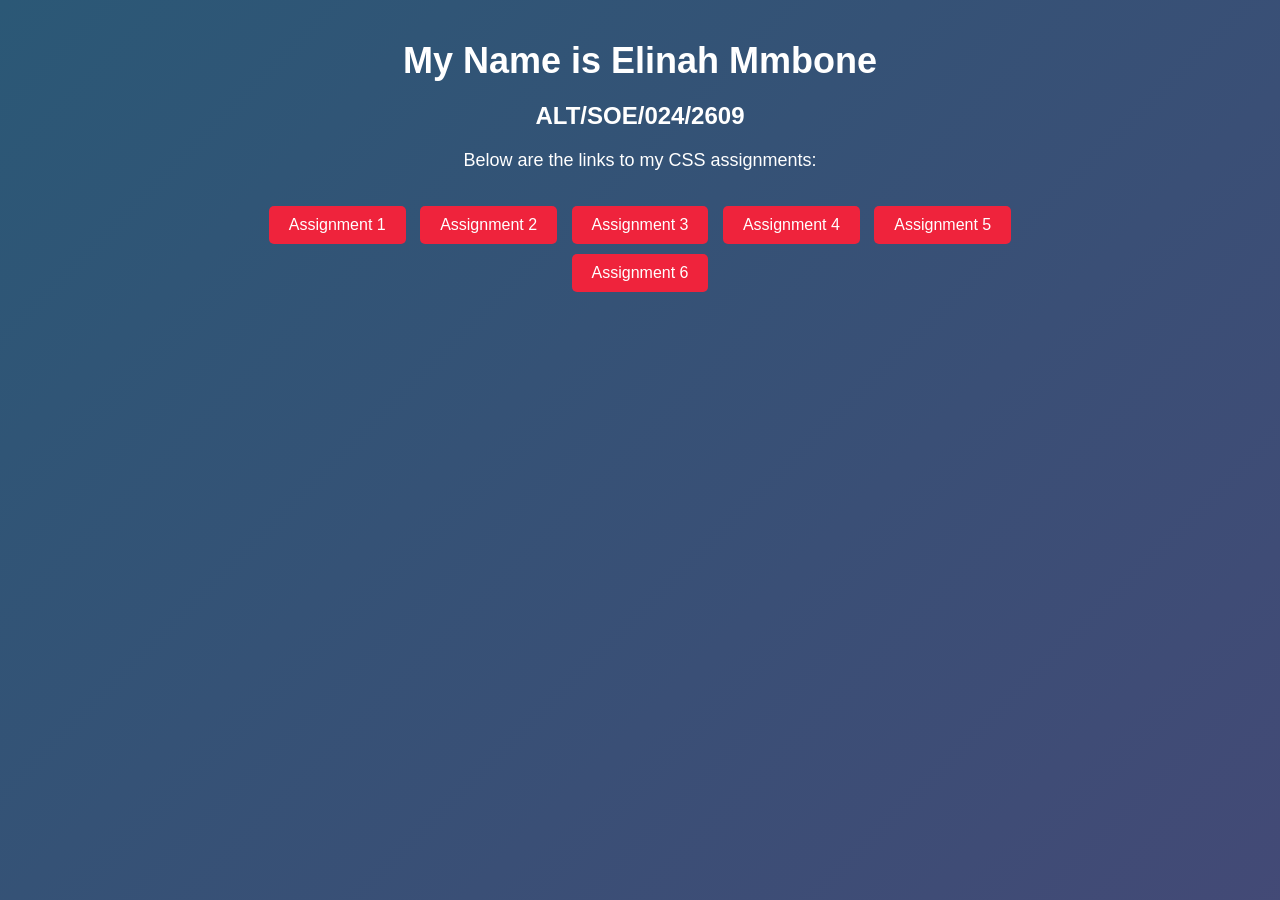
<file: index.html>
<!DOCTYPE html>
<html lang="en">
<head>
  <meta charset="UTF-8" />
  <meta name="viewport" content="width=device-width, initial-scale=1.0"/>
  <title>My Assignments</title>
  <style>
    
    body {
      margin: 0;
      padding: 20px;
      font-family: Arial, sans-serif;
      text-align: center;
      color: #fff;

      background: linear-gradient(
        135deg, 
        #2b5876,  
        #4e4376,  
        #ff6f61   
      );
      background-size: 400% 400%;
      animation: gradientBG 15s ease infinite; 
    }

    @keyframes gradientBG {
      0% {
        background-position: 0% 50%;
      }
      50% {
        background-position: 100% 50%;
      }
      100% {
        background-position: 0% 50%;
      }
    }

    
    
    .container {
      max-width: 800px;
      margin: 0 auto; 
    }

    h1 {
      font-size: 36px;
      margin: 20px 0;
    }

    h2 {
      font-size: 24px;
      margin: 10px 0;
    }

    p {
      font-size: 18px;
      margin: 20px 0;
    }

    
    .assignment-links {
      margin-top: 30px;
    }

    
    .assignment-button {
      display: inline-block;
      background-color: #ef233c;
      color: #fff;
      padding: 10px 20px;
      margin: 5px;
      text-decoration: none;
      border-radius: 5px;
      transition: background-color 0.3s;
    }

    .assignment-button:hover {
      background-color: #d90429;
    }
  </style>
</head>
<body>
  <div class="container">
    <h1>My Name is Elinah Mmbone</h1>
    <h2>ALT/SOE/024/2609</h2>
    <p>Below are the links to my CSS assignments:</p>
    <div class="assignment-links">
      <a href="./Assignment 1 CSS/index.html" class="assignment-button">Assignment 1</a>
      <a href="./Assignment 2 CSS/index.html" class="assignment-button">Assignment 2</a>
      <a href="./Assignment 3 CSS/index.html" class="assignment-button">Assignment 3</a>
      <a href="./Assignment 4 CSS/index.html" class="assignment-button">Assignment 4</a>
      <a href="./Assignment 5 CSS/index.html" class="assignment-button">Assignment 5</a>
      <a href="./Assignment 6  CSS/index.html" class="assignment-button">Assignment 6</a>
    </div>
  </div>
</body>
</html>
</file>
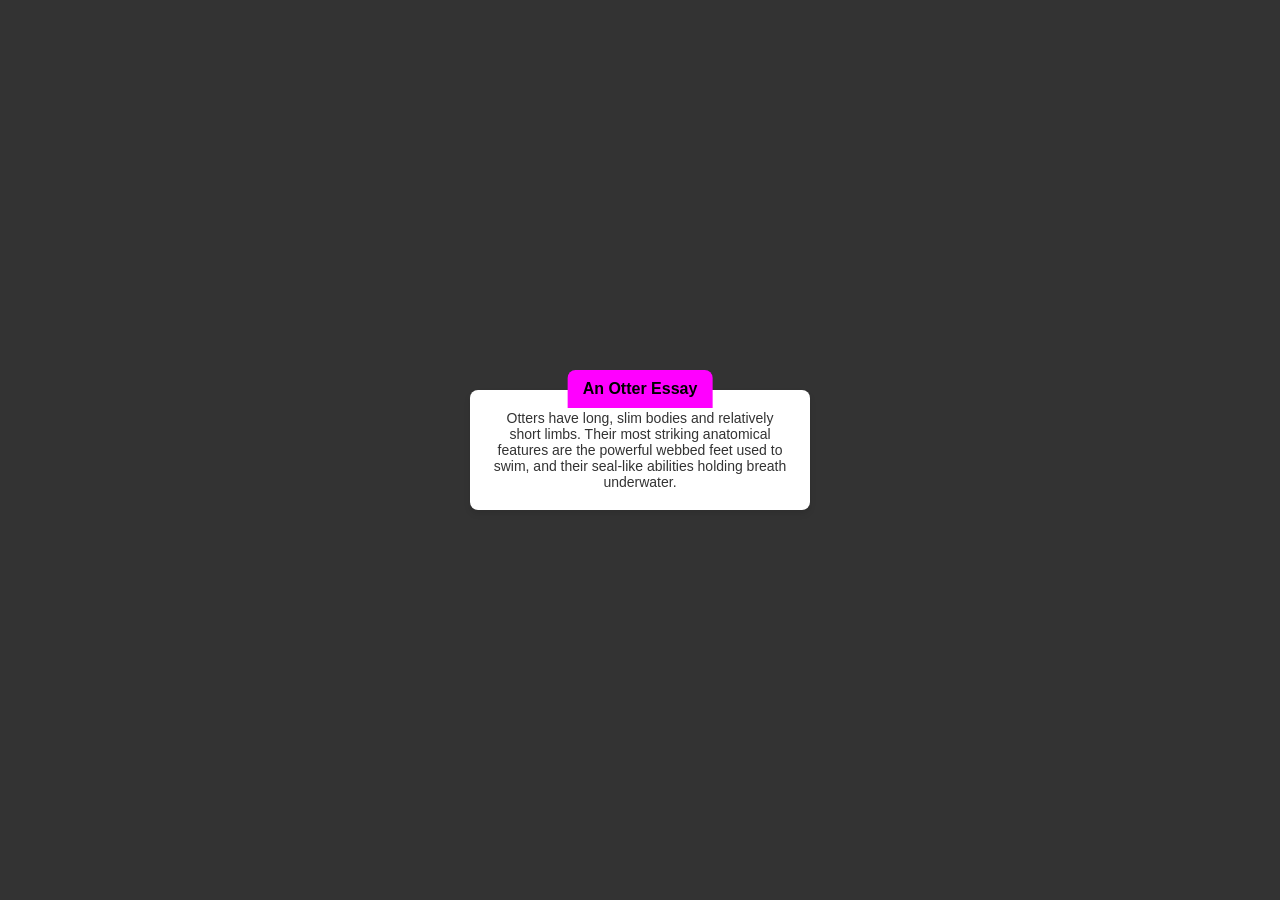
<file: Assignment 1 CSS/index.html>
<!DOCTYPE html>
<html lang="en">
<head>
    <meta charset="UTF-8">
    <meta name="viewport" content="width=device-width, initial-scale=1.0">
    <title>Otter Essay</title>
    <style>
        body {
            margin: 0;
            display: flex;
            justify-content: center;
            align-items: center;
            height: 100vh;
            background-color: #333333;
            font-family: Arial, sans-serif;
        }

        .card {
            background-color: white;
            border-radius: 8px;
            box-shadow: 0 4px 6px rgba(0, 0, 0, 0.1);
            width: 300px;
            padding: 20px;
            position: relative;
        }

        .card-title {
            background-color: #ff00ff; 
            color: black;
            font-weight: bold;
            text-align: center;
            padding: 10px 15px;
            border-radius: 8px 8px 0 0;
            position: absolute;
            top: -20px;
            left: 50%;
            transform: translateX(-50%);
        }

        .card-content {
            text-align: center;
            font-size: 14px;
            color: #333;
        }

    </style>
</head>
<body>
    <div class="card">
        <div class="card-title">An Otter Essay</div>
        <div class="card-content">
            Otters have long, slim bodies and relatively short limbs. Their most striking anatomical features are the powerful webbed feet used to swim, and their seal-like abilities holding breath underwater.
        </div>
    </div>
</body>
</html>
</file>
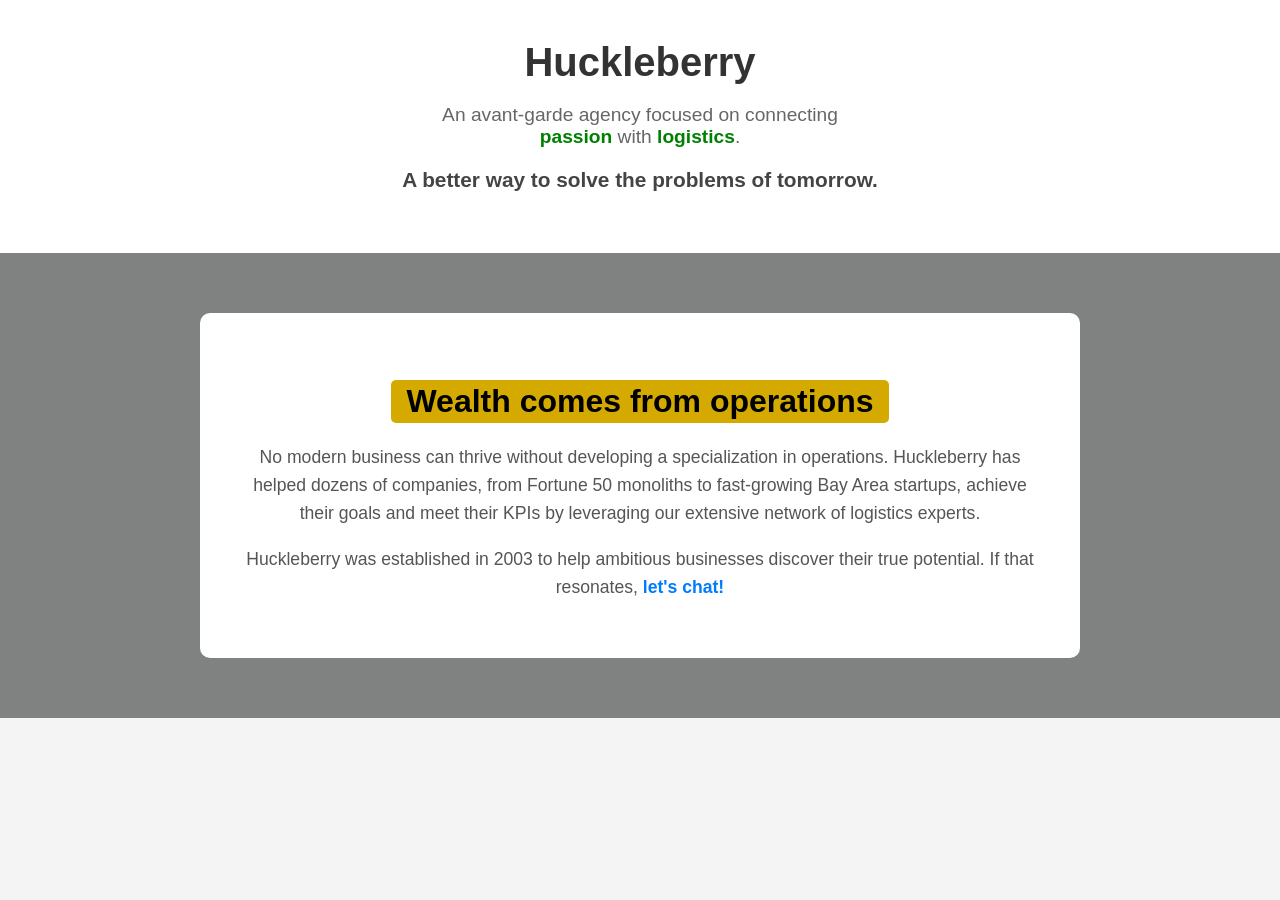
<file: Assignment 2 CSS/index.html>
<!DOCTYPE html>
<html lang="en">
<head>
    <meta charset="UTF-8">
    <meta name="viewport" content="width=device-width, initial-scale=1.0">
    <title>Huckleberry</title>
    <link rel="stylesheet" href="styles.css">
</head>
<body>
    <header>
        <h1>Huckleberry</h1>
        <p>An avant-garde agency focused on connecting <br>
            <span class="green-text">passion</span> with <span class="green-text">logistics</span>.
        </p>
        <section class="introduction">
            <p>A better way to solve the problems of tomorrow.</p>
        </section>
    </header>
    <main>
        <section class="wealth-operations">
            <h2><span class="yellow-text">Wealth comes from operations</span></h2>
            <p>No modern business can thrive without developing a specialization in operations. 
               Huckleberry has helped dozens of companies, from Fortune 50 monoliths to fast-growing Bay Area startups, 
               achieve their goals and meet their KPIs by leveraging our extensive network of logistics experts.</p>
            <p>Huckleberry was established in 2003 to help ambitious businesses discover their true potential. 
               If that resonates, <a href="#contact">let's chat!</a></p>
        </section>
    </main>
    
</body>
</html>
</file>
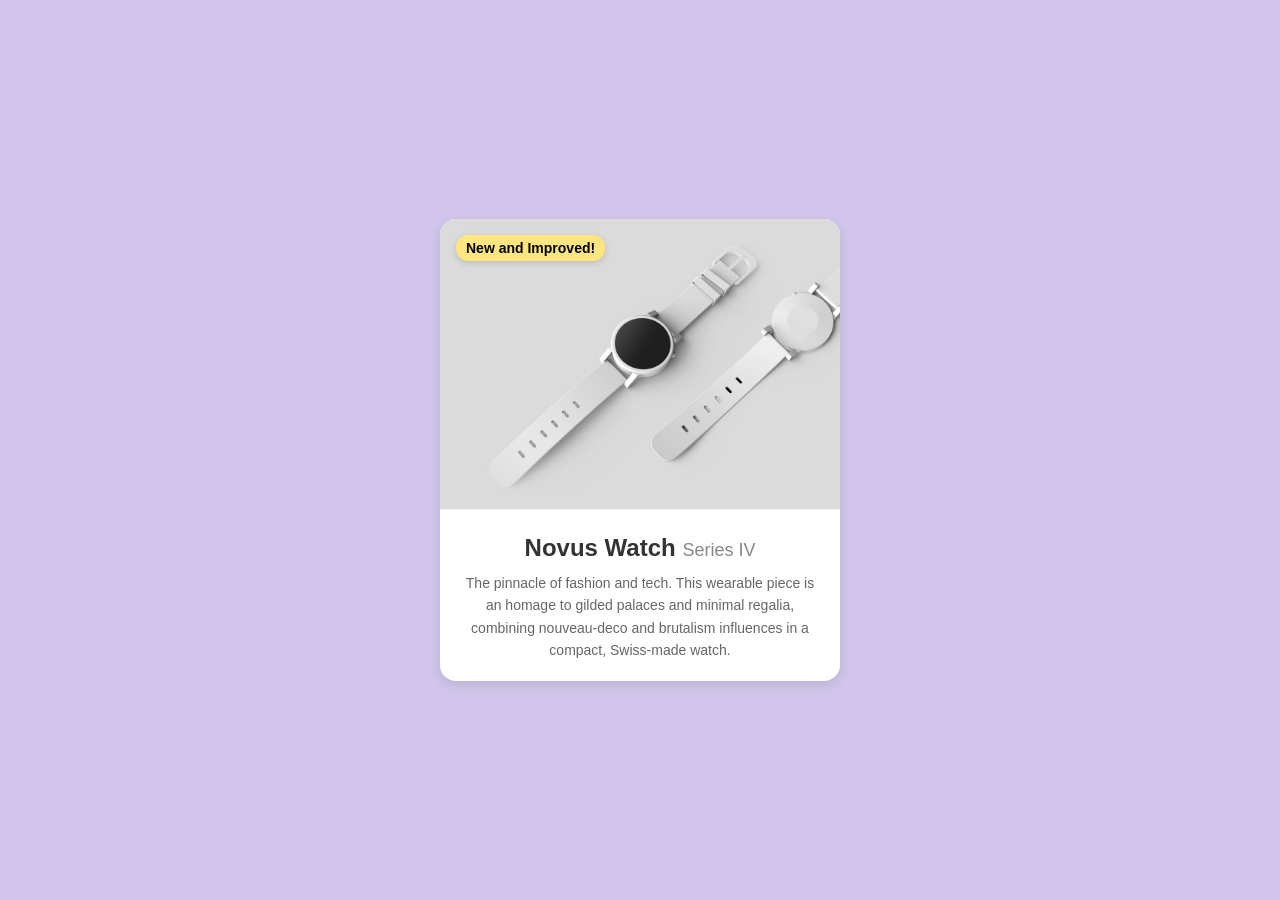
<file: Assignment 3 CSS/index.html>
<!DOCTYPE html>
<html lang="en">
<head>
  <meta charset="UTF-8">
  <meta name="viewport" content="width=device-width, initial-scale=1.0">
  <title>Novus Watch</title>
  <style>
    * {
      margin: 0;
      padding: 0;
      box-sizing: border-box;
    }

    body {
      font-family: Arial, sans-serif;
      background-color: #d1c5eb;
      display: flex;
      justify-content: center;
      align-items: center;
      min-height: 100vh;
    }

    .container {
      display: flex;
      justify-content: center;
      align-items: center;
      width: 100%;
      padding: 20px;
    }

    .card {
      background-color: #ffffff;
      border-radius: 16px;
      box-shadow: 0 4px 12px rgba(0, 0, 0, 0.1);
      max-width: 400px;
      overflow: hidden;
      position: relative;
      text-align: center;
    }

    .badge {
      position: absolute;
      top: 16px;
      left: 16px;
      background-color: #ffe580;
      color: #000;
      font-size: 14px;
      font-weight: bold;
      padding: 5px 10px;
      border-radius: 12px;
      box-shadow: 0 2px 6px rgba(0, 0, 0, 0.15);
    }

    .watch-image {
      width: 100%;
      height: auto;
      border-bottom: 1px solid #eee;
    }

    .content {
      padding: 20px;
    }

    .content h1 {
      font-size: 24px;
      margin-bottom: 10px;
      font-weight: 700;
      color: #333;
    }

    .content h1 .series {
      font-weight: 400;
      font-size: 18px;
      color: #888;
    }

    .content p {
      font-size: 14px;
      line-height: 1.6;
      color: #666;
    }
  </style>
</head>
<body>
  <div class="container">
    <div class="card">
      <div class="badge">New and Improved!</div>
      <img src="watch.jpg" alt="Novus Watch" class="watch-image">
      <div class="content">
        <h1>Novus Watch <span class="series">Series IV</span></h1>
        <p>
          The pinnacle of fashion and tech. This wearable piece is an homage to gilded palaces and minimal regalia, combining nouveau-deco and brutalism influences in a compact, Swiss-made watch.
        </p>
      </div>
    </div>
  </div>
</body>
</html>
</file>
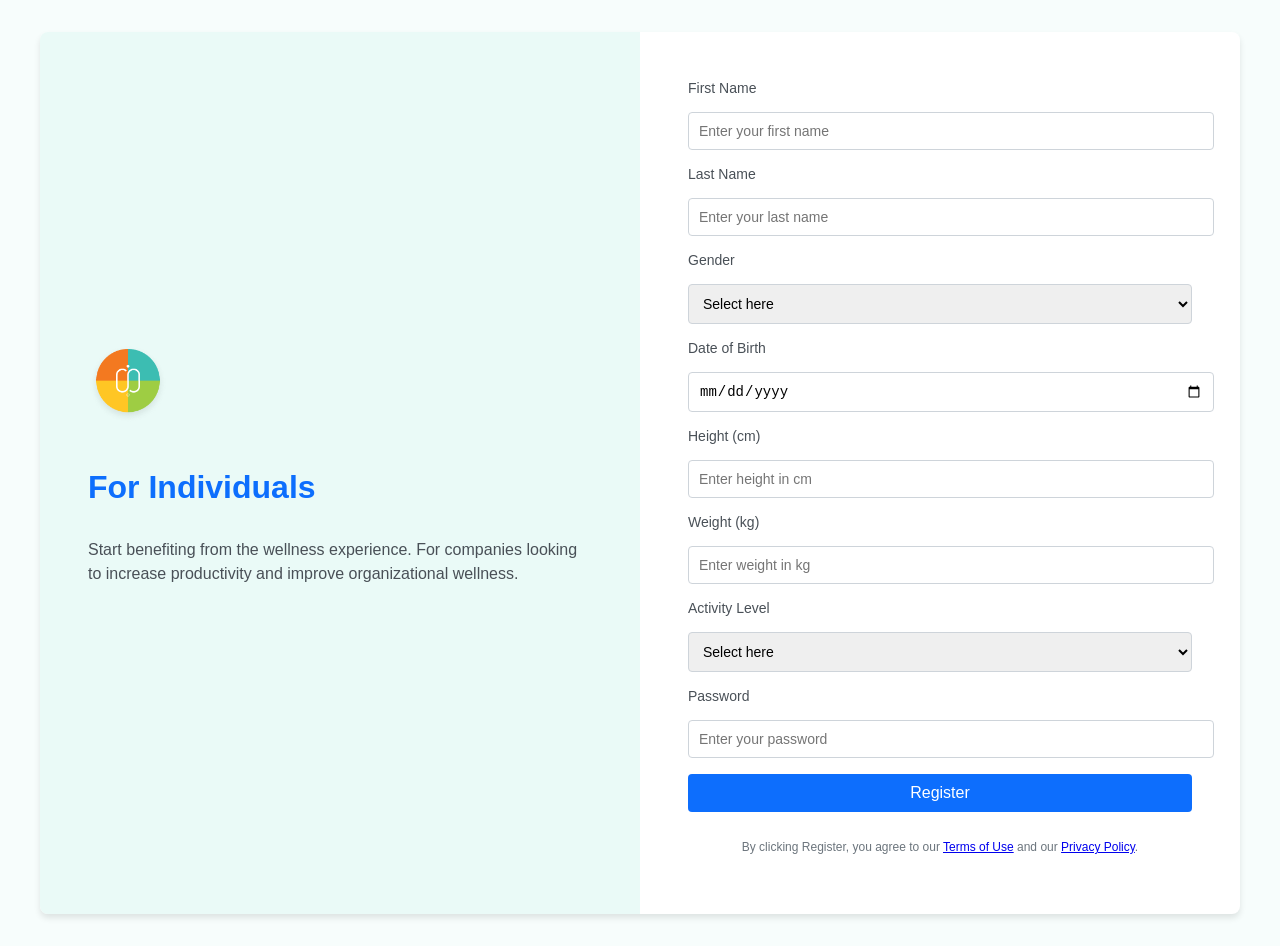
<file: Assignment 4 CSS/index.html>
<!DOCTYPE html>
<html lang="en">
<head>
  <meta charset="UTF-8">
  <meta name="viewport" content="width=device-width, initial-scale=1.0">
  <title>Sign Up Page</title>
  <style>
    
    body {
      margin: 0;
      padding: 0;
      font-family: Arial, sans-serif;
      background-color: rgb(247, 253, 252);
    }

    /*This  Container holds both info section and the form section side by side */
    .container {
      display: flex;
      max-width: 1200px;
      margin: 2rem auto;             
      background-color: #fff;
      border-radius: 8px;
      box-shadow: 0 4px 6px rgba(0, 0, 0, 0.1);
      overflow: hidden;
    }

    /* This is the Left side info */
    .info-section {
      flex: 1;                      
      padding: 3rem;
      background-color: #eafaf7;      
      display: flex;
      flex-direction: column;
      justify-content: center;        
    }

    /* The logo of the company */
    .info-section img {
      max-width: 80px;               
      margin-bottom: 1rem;
    }

    .info-section h2 {
      font-size: 2rem;
      margin-bottom: 1rem;
      color: #0d6efd;
    }

    .info-section p {
      color: #495057;
      line-height: 1.5;
      font-size: 1rem;
    }

    /* This is the Right side form */
    .form-section {
      flex: 1;                       
      padding: 3rem;
      display: flex;
      flex-direction: column;
      justify-content: center;
    }

    form {
      display: flex;
      flex-direction: column;
      gap: 1rem;                     
    }

    label {
      font-size: 14px;
      color: #495057;
    }

    input, select {
      width: 100%;
      padding: 10px;
      border: 1px solid #ced4da;
      border-radius: 4px;
      font-size: 14px;
    }

    button {
      padding: 10px;
      background-color: #0d6efd;
      color: #fff;
      border: none;
      border-radius: 4px;
      font-size: 16px;
      cursor: pointer;
    }

    button:hover {
      background-color: #0056b3;
    }

    .terms {
      font-size: 12px;
      color: #6c757d;
      text-align: center;
    }

    /*Adding Responsive adjustments to fit in other devices */
    @media (max-width: 768px) {
      .container {
        flex-direction: column;  
      }
      .info-section, .form-section {
        flex: none;
        width: 100%;
      }
    }
  </style>
</head>
<body>

  <div class="container">
    <!-- This is my Left Info Section with the company logo -->
    <div class="info-section">
      <img src="logo.png" alt="The Company Logo"> 
      <h2>For Individuals</h2>
      <p>
        Start benefiting from the wellness experience. 
        For companies looking to increase productivity and 
        improve organizational wellness.
      </p>
    </div>

    <!-- This is my Right Form Section that is to be filled -->
    <div class="form-section">
      <form>
        <label for="first-name">First Name</label>
        <input type="text" id="first-name" name="first-name" placeholder="Enter your first name">

        <label for="last-name">Last Name</label>
        <input type="text" id="last-name" name="last-name" placeholder="Enter your last name">

        <label for="gender">Gender</label>
        <select id="gender" name="gender">
          <option value="">Select here</option>
          <option value="male">Male</option>
          <option value="female">Female</option>
          <option value="other">Other</option>
        </select>

        <label for="dob">Date of Birth</label>
        <input type="date" id="dob" name="dob" placeholder="dd/yyyy">

        <label for="height">Height (cm)</label>
        <input type="number" id="height" name="height" placeholder="Enter height in cm">

        <label for="weight">Weight (kg)</label>
        <input type="number" id="weight" name="weight" placeholder="Enter weight in kg">

        <label for="activity-level">Activity Level</label>
        <select id="activity-level" name="activity-level">
          <option value="">Select here</option>
          <option value="low">Low</option>
          <option value="moderate">Moderate</option>
          <option value="high">High</option>
        </select>

        <label for="password">Password</label>
        <input type="password" id="password" name="password" placeholder="Enter your password">

        <button type="submit">Register</button>

        <p class="terms">
          By clicking Register, you agree to our
          <a href="#">Terms of Use</a> and our
          <a href="#">Privacy Policy</a>.
        </p>
      </form>
    </div>
  </div>

</body>
</html>
</file>
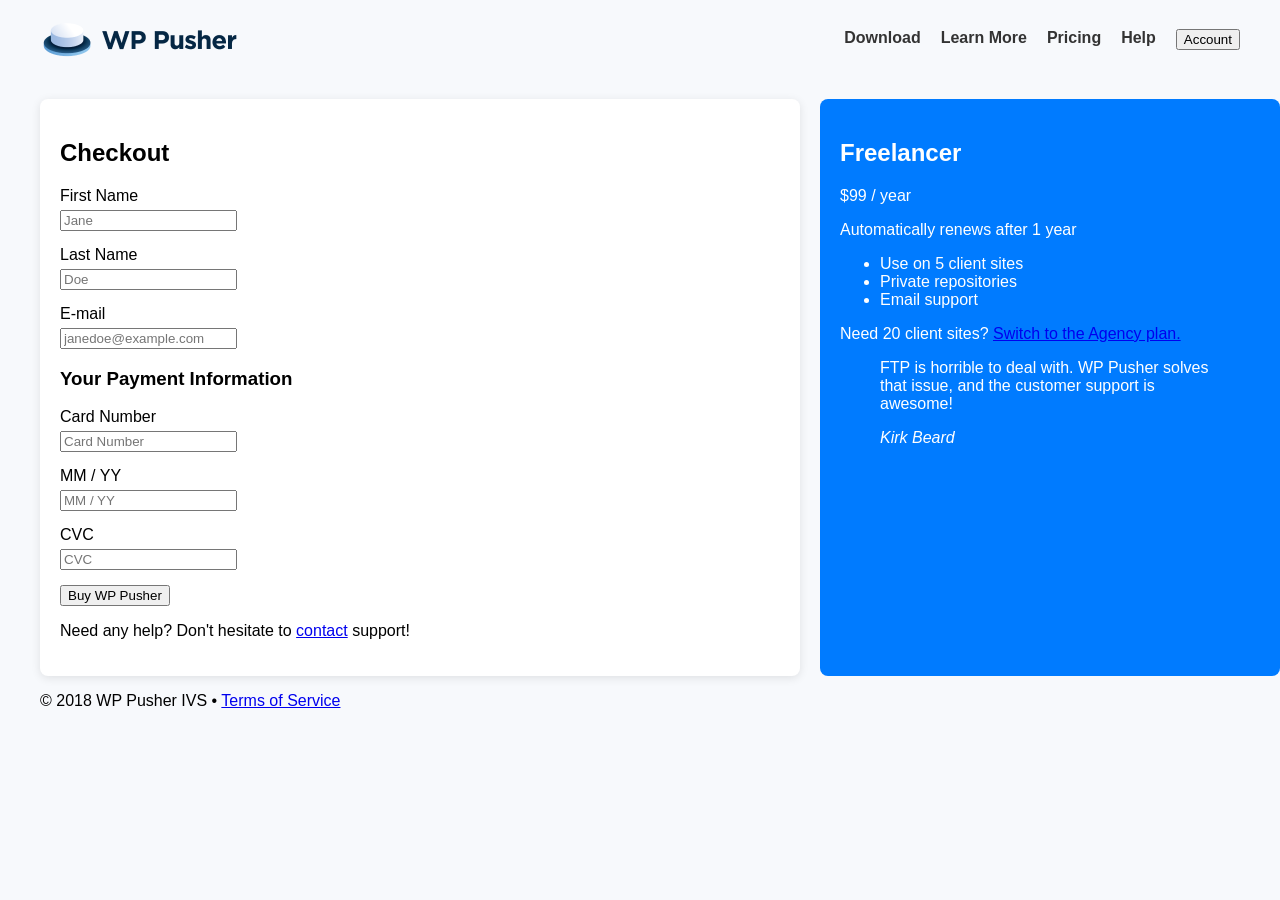
<file: Assignment 5 CSS/index.html>
<!DOCTYPE html>
<html lang="en">
<head>
    <meta charset="UTF-8">
    <meta name="viewport" content="width=device-width, initial-scale=1.0">
    <link rel="stylesheet" href="styles.css">
    <title>WP Pusher</title>
</head>
<body>
    <div class="container">
        <header class="site-header">
            <img src="wplogo.png" alt="WP Pusher Logo" class="logo">
            <nav class="header-nav">
                <ul>
                  <li><a href="#">Download</a></li>
                  <li><a href="#">Learn More</a></li>
                  <li><a href="#">Pricing</a></li>
                  <li><a href="#">Help</a></li>
                  <li>
                    <button class="account-button">Account</button>
                  </li>
                </ul>
              </nav>
        </header>
        <main>
            <div class="checkout">
                <div class="form-section">
                    <h2>Checkout</h2>
                    <form>
                        <div class="form-group">
                            <label for="first-name">First Name</label>
                            <input type="text" id="first-name" placeholder="Jane" required>
                        </div>
                        <div class="form-group">
                            <label for="last-name">Last Name</label>
                            <input type="text" id="last-name" placeholder="Doe" required>
                        </div>
                        <div class="form-group">
                            <label for="email">E-mail</label>
                            <input type="email" id="email" placeholder="janedoe@example.com" required>
                        </div>
                        <h3>Your Payment Information</h3>
                        <div class="form-group">
                            <label for="card-number">Card Number</label>
                            <input type="text" id="card-number" placeholder="Card Number" required>
                        </div>
                        <div class="form-group">
                            <label for="expiry">MM / YY</label>
                            <input type="text" id="expiry" placeholder="MM / YY" required>
                        </div>
                        <div class="form-group">
                            <label for="cvc">CVC</label>
                            <input type="text" id="cvc" placeholder="CVC" required>
                        </div>
                        <button type="submit" class="buy-button">Buy WP Pusher</button>
                    </form>
                    <p class="support-text">Need any help? Don't hesitate to <a href="#">contact</a> support!</p>
                </div>
                <aside class="pricing-section">
                    <h2>Freelancer</h2>
                    <p class="price">$99 / year</p>
                    <p class="renewal">Automatically renews after 1 year</p>
                    <ul>
                        <li>Use on 5 client sites</li>
                        <li>Private repositories</li>
                        <li>Email support</li>
                    </ul>
                    <p>Need 20 client sites? <a href="#">Switch to the Agency plan.</a></p>
                    <blockquote>
                        <p>FTP is horrible to deal with. WP Pusher solves that issue, and the customer support is awesome!</p>
                        <cite>Kirk Beard</cite>
                    </blockquote>
                </aside>
            </div>
        </main>
        <footer>
            <p>© 2018 WP Pusher IVS • <a href="#">Terms of Service</a></p>
        </footer>
    </div>
</body>
</html>
</file>
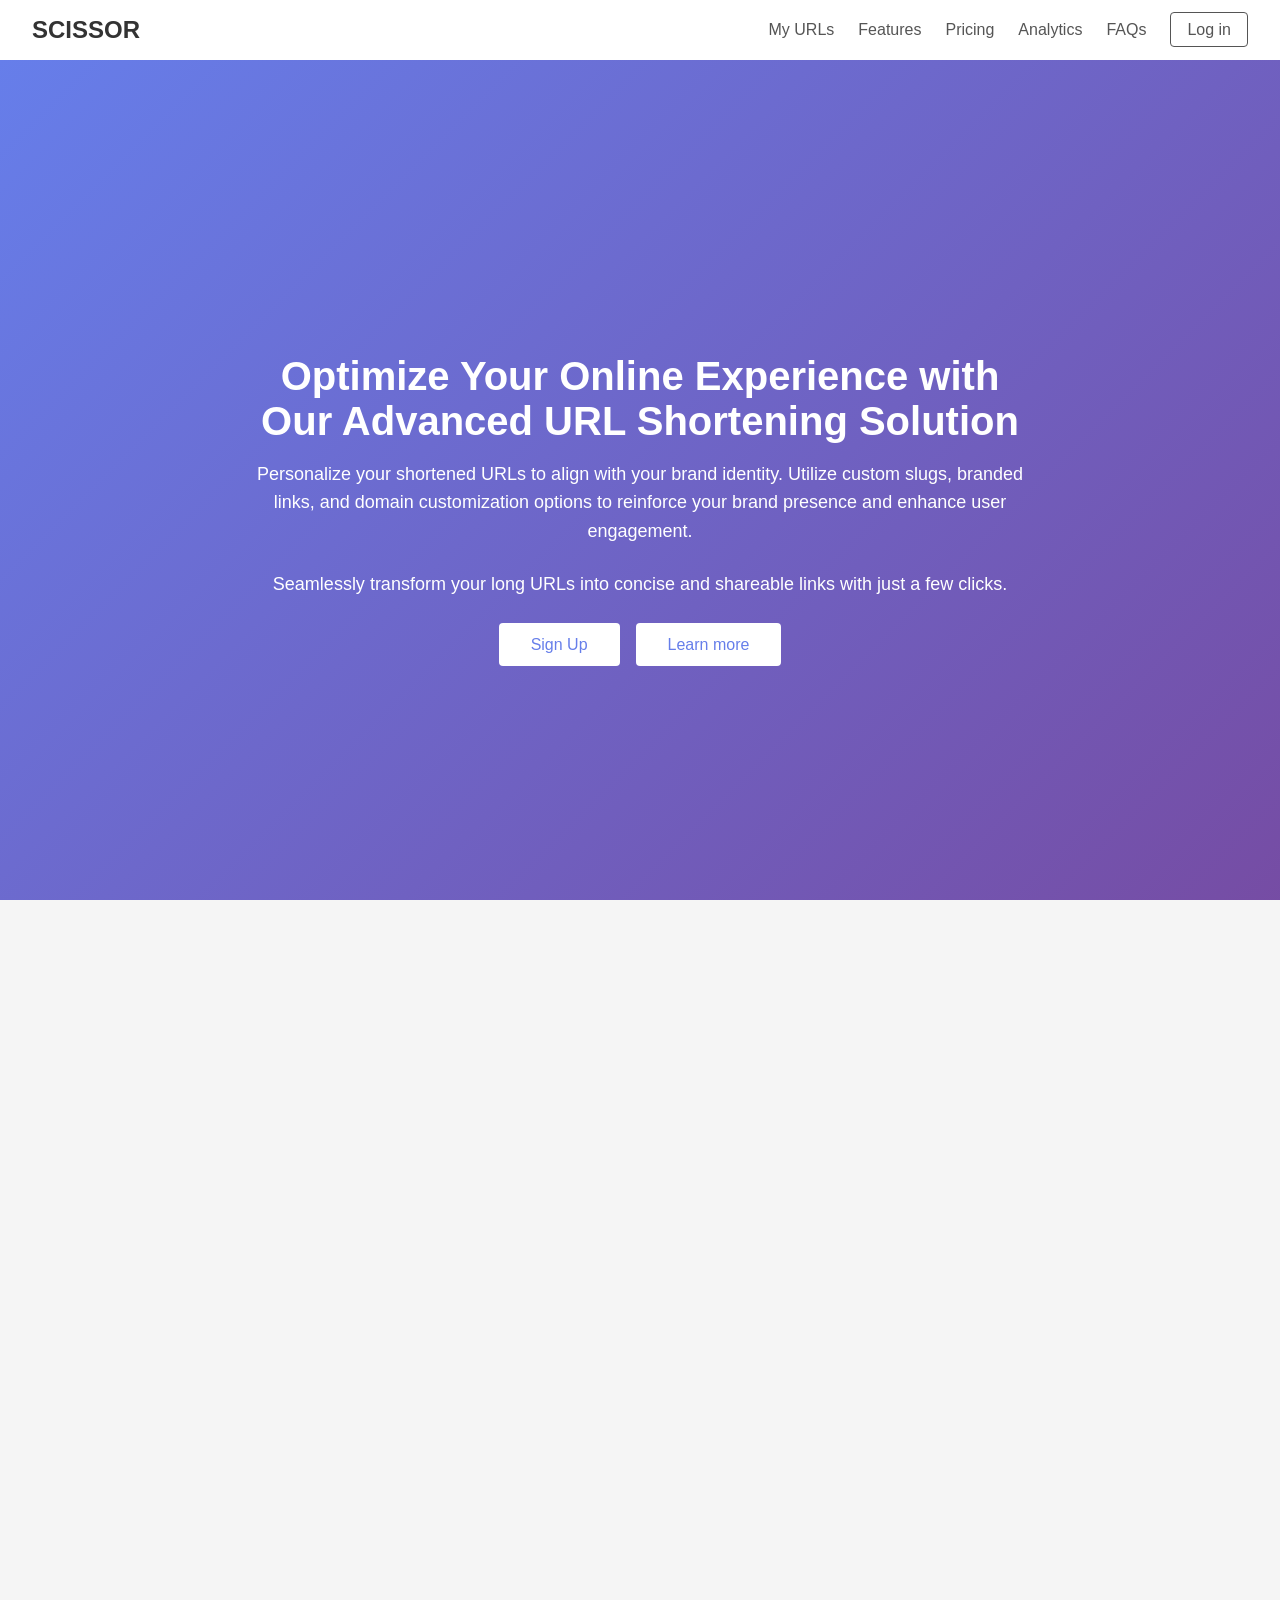
<file: Assignment 6  CSS/index.html>
<!DOCTYPE html>
<html lang="en">
<head>
  <meta charset="UTF-8" />
  <meta name="viewport" content="width=device-width, initial-scale=1.0" />
  <title>SCISSOR - Advanced URL Shortening</title>
  <link rel="stylesheet" href="styles.css" />
  
</head>
<body>
    <nav class="navbar">
        <div class="logo">SCISSOR</div>
        <ul class="nav-links">
            <li><a href="#">My URLs</a></li>
            <li><a href="#">Features</a></li>
            <li><a href="#">Pricing</a></li>
            <li><a href="#">Analytics</a></li>
            <li><a href="#">FAQs</a></li>
            <li><a href="#" class="login">Log in</a></li>
        </ul>
    </nav>
    
    <section class="hero">
        <div class="hero-content">
            <h1>Optimize Your Online Experience with Our Advanced URL Shortening Solution</h1>
            <p>
                Personalize your shortened URLs to align with your brand identity. Utilize custom slugs, branded links, and domain customization options to reinforce your brand presence and enhance user engagement.
            </p>
            <p>
                Seamlessly transform your long URLs into concise and shareable links with just a few clicks.
            </p>
            <div class="hero-buttons">
                <a href="#" class="btn sign-up">Sign Up</a>
                <a href="#" class="btn learn-more">Learn more</a>
            </div>
        </div>
    </section>
    <section class="transform-links">
        <div class="container">
            <h2>Seamlessly transform your long URLs into concise and shareable links with just a few clicks.</h2>
            <p>Save time and improve your online presence by turning lengthy URLs into short, customizable links. Perfect for sharing across social media, email, and more!</p>
            <button class="cta-btn">Get Started</button>
        </div>
    </section>
    <section class="stats">
        <div class="container">
            <h2>One Stop. Four Possibilities.</h2>
            <div class="stats-container">
                <div class="stat-item">
                    <h3>3M</h3>
                    <p>Active users</p>
                </div>
                <div class="stat-item">
                    <h3>60M</h3>
                    <p>Links & QR codes created</p>
                </div>
                <div class="stat-item">
                    <h3>1B</h3>
                    <p>Clicked & Scanned connections</p>
                </div>
                <div class="stat-item">
                    <h3>300k</h3>
                    <p>App Integrations</p>
                </div>
            </div>
        </div>
    </section>
    <section class="why-choose">
        <div class="container">
            <h2>Why Choose Scissors</h2>
            <p>Scissors is the hub of everything that has to do with your link management. We shorten your URLs, allow you to create custom ones for your personal, business, and event usage. Our swift QR code creation, management, and usage tracking with advanced analytics for all of these is second to none.</p>
            
            <div class="features">
                <div class="feature-item">
                    <h3>URL Shortening</h3>
                    <p>Scissor allows you to shorten URLs for your business and events. Shorten your URL at scale with easy redirects.</p>
                </div>
                <div class="feature-item">
                    <h3>Custom URLs</h3>
                    <p>With Scissor, you can create custom URLs, with the length and format you want! A solution for socials and businesses alike.</p>
                </div>
                <div class="feature-item">
                    <h3>QR Codes</h3>
                    <p>Generate QR codes for your business and events. Bring your audience and customers to your doorstep with this easy scan-and-go solution.</p>
                </div>
                <div class="feature-item">
                    <h3>Data Analytics</h3>
                    <p>Receive data on the usage of either your shortened URLs, custom URLs, or generated QR codes. Embedded analytics to track progress effectively.</p>
                </div>
            </div>
        </div>
    </section>
    
    <section class="pricing">
        <div class="container">
            <h2>A price perfect for your needs.</h2>
            <p class="pricing-description">
                From catering for your personal, business, event, socials needs, you can be rest assured we have you in mind in our pricing.
            </p>
            <div class="pricing-cards">
                <div class="pricing-card">
                    <h3>Personal</h3>
                    <p class="price">$9.99/mo</p>
                    <ul>
                        <li>Basic URL shortening</li>
                        <li>Custom URLs</li>
                        <li>QR Code generation</li>
                    </ul>
                    <a href="#" class="btn">Select</a>
                </div>
                <div class="pricing-card">
                    <h3>Business</h3>
                    <p class="price">$29.99/mo</p>
                    <ul>
                        <li>Advanced analytics</li>
                        <li>Branded links</li>
                        <li>Priority support</li>
                    </ul>
                    <a href="#" class="btn">Select</a>
                </div>
                <div class="pricing-card">
                    <h3>Enterprise</h3>
                    <p class="price">Contact Us</p>
                    <ul>
                        <li>All Business features</li>
                        <li>Custom solutions</li>
                        <li>Dedicated account manager</li>
                    </ul>
                    <a href="#" class="btn">Contact</a>
                </div>
            </div>
        </div>
    </section>
    
    <section class="pricing">
        <div class="container">
            <h2>Pricing Plans</h2>
            <div class="pricing-cards">
                <div class="pricing-card">
                    <h3>Basic</h3>
                    <p class="price">$15/month</p>
                    <ul>
                        <li>Unlimited URL Shortening</li>
                        <li>Enhanced Link Analytics</li>
                        <li>Customizable Short Links</li>
                        <li>Standard Support</li>
                        <li>Ad-supported</li>
                    </ul>
                    <a href="#" class="btn">Select</a>
                </div>
                <div class="pricing-card">
                    <h3>Professional</h3>
                    <p class="price">$25/month</p>
                    <ul>
                        <li>Unlimited URL Shortening</li>
                        <li>Enhanced Link Analytics</li>
                        <li>Customizable Short Links</li>
                        <li>Custom Branded Domains</li>
                        <li>User Roles and Permissions</li>
                        <li>Advanced Link Customization</li>
                        <li>Enhanced Security</li>
                        <li>Priority Support</li>
                        <li>API Access</li>
                        <li>Ad-free Experience</li>
                    </ul>
                    <a href="#" class="btn">Select</a>
                </div>
                <div class="pricing-card">
                    <h3>Teams</h3>
                    <p class="price">Ideal for business creators</p>
                    <p class="sub">Share with up to 10 users</p>
                    <ul>
                        <li>Unlimited URL Shortening</li>
                        <li>Enhanced Link Analytics</li>
                        <li>Team Collaboration</li>
                        <li>Customizable Short Links</li>
                        <li>Custom Branded Domains</li>
                        <li>User Roles and Permissions</li>
                        <li>API Access</li>
                        <li>Dedicated Account Manager</li>
                    </ul>
                    <a href="#" class="btn">Select</a>
                </div>
                <div class="pricing-card">
                    <h3>Free</h3>
                    <p class="price">Free plan for all users</p>
                    <ul>
                        <li>Unlimited URL Shortening</li>
                        <li>Basic Link Analytics</li>
                        <li>Customizable Short Links</li>
                        <li>Ad-supported</li>
                    </ul>
                    <a href="#" class="btn">Get Started</a>
                </div>
            </div>
        </div>
    </section>
    
    <div class="container">
        <h1>URL Shortener</h1>
        <form id="url-form">
            <div class="form-group">
                <label for="long-url">Paste URL here...</label>
                <input type="url" id="long-url" name="long-url" placeholder="Enter your long URL" required>
            </div>
            <div class="form-group">
                <label for="domain">Choose Domain</label>
                <select id="domain" name="domain" required>
                    <option value="short.ly">short.ly</option>
                    <option value="tiny.cc">tiny.cc</option>
                    <option value="bit.ly">bit.ly</option>
                </select>
            </div>
            <div class="form-group">
                <label for="alias">Type Alias here</label>
                <input type="text" id="alias" name="alias" placeholder="Enter custom alias (optional)">
            </div>
            <div class="form-group">
                <input type="checkbox" id="terms" name="terms" required>
                <label for="terms">
                    By clicking Trim URL, I agree to the
                    <a href="#">Terms of Service</a>,
                    <a href="#">Privacy Policy</a>, and
                    <a href="#">Use of Cookies</a>.
                </label>
            </div>
            <button type="submit" class="btn">Trim URL</button>
        </form>
    </div>

<section id="how-it-works" class="faq-section">
    <h2>How Does URL Shortening Work?</h2>
    <p>URL shortening works by taking a long URL and creating a shorter, condensed version that redirects to the original URL. When a user clicks on the shortened link, they are redirected to the intended destination.</p>

    <h3>Frequently Asked Questions</h3>
    <div class="faq">
        <div class="faq-item">
            <h4>Is it necessary to create an account to use the URL shortening service?</h4>
            <p>No, you can shorten URLs without creating an account. However, creating an account provides additional features such as tracking and managing your shortened links.</p>
        </div>
        <div class="faq-item">
            <h4>Are the shortened links permanent? Will they expire?</h4>
            <p>Shortened URLs do not expire, but depending on the service used, links may become inactive if they are not accessed for a certain period.</p>
        </div>
        <div class="faq-item">
            <h4>Are there any limitations on the number of URLs I can shorten?</h4>
            <p>There are no set limits on the number of URLs you can shorten, but some services may have restrictions based on account type or usage frequency.</p>
        </div>
        <div class="faq-item">
            <h4>Can I customize the shortened URLs to reflect my brand or content?</h4>
            <p>Yes, many URL shortening services offer the option to customize the shortened URL to reflect your brand, making it more recognizable and relevant to your content.</p>
        </div>
        <div class="faq-item">
            <h4>Can I track the performance of my shortened URLs?</h4>
            <p>Yes, many services offer analytics to track the performance of your shortened links, such as click-through rates and geographic data.</p>
        </div>
        <div class="faq-item">
            <h4>How secure is the URL shortening service? Are the shortened links protected against spam or malicious activity?</h4>
            <p>URL shortening services often implement security measures to protect against spam and malicious activity. However, it is always recommended to be cautious when clicking on shortened links from unknown sources.</p>
        </div>
        <div class="faq-item">
            <h4>What is a QR code and what can it do?</h4>
            <p>A QR code is a type of matrix barcode that can store information such as a URL. It can be scanned with a mobile device to quickly access the linked content.</p>
        </div>
        <div class="faq-item">
            <h4>Is there an API available for integrating the URL shortening service into my own applications or websites?</h4>
            <p>Yes, many URL shortening services offer APIs to allow seamless integration into your applications or websites for automatic URL shortening.</p>
        </div>
    </div>
</section>

<!-- <section class="get-started-section" id="revolutionizing-link-optimization">
    <h2>Revolutionizing Link Optimization</h2>
    <p>Discover how our URL shortening service can help you optimize your links, increase engagement, and track performance with ease. Whether for marketing campaigns, social media, or personal use, we offer the tools you need to make every link work harder for you.</p>
    <a href="#get-started" class="get-started-link">Get Started</a>
</section> -->
<footer class="footer">
    <div class="footer-container">

        <div class="footer-social">
            <a href="https://www.facebook.com" target="_blank" class="social-icon"><i class="fab fa-facebook-f"></i></a>
            <a href="https://www.twitter.com" target="_blank" class="social-icon"><i class="fab fa-twitter"></i></a>
            <a href="https://www.instagram.com" target="_blank" class="social-icon"><i class="fab fa-instagram"></i></a>
            <a href="https://www.linkedin.com" target="_blank" class="social-icon"><i class="fab fa-linkedin-in"></i></a>
        <div class="footer-column">
            <h4>Why Scissor?</h4>
            <ul>
                <li><a href="#">Solutions</a></li>
                <li><a href="#">Products</a></li>
                <li><a href="#">Company</a></li>
                <li><a href="#">Scissor 101</a></li>
                <li><a href="#">Integrations & API</a></li>
                <li><a href="#">Pricing</a></li>
            </ul>
        </div>
        <div class="footer-column">
            <h4>Social Media</h4>
            <ul>
                <li><a href="#">Digital Marketing</a></li>
                <li><a href="#">Customer Service</a></li>
                <li><a href="#">For Developers</a></li>
                <li><a href="#">Link Management</a></li>
                <li><a href="#">QR Codes</a></li>
                <li><a href="#">Link-in-bio</a></li>
            </ul>
        </div>
        <div class="footer-column">
            <h4>About Scissor</h4>
            <ul>
                <li><a href="#">Careers</a></li>
                <li><a href="#">Partners</a></li>
                <li><a href="#">Press</a></li>
                <li><a href="#">Contact</a></li>
                <li><a href="#">Reviews</a></li>
            </ul>
        </div>
        <div class="footer-column">
            <h4>Resources</h4>
            <ul>
                <li><a href="#">Features</a></li>
                <li><a href="#">Legal</a></li>
                <li><a href="#">Blog</a></li>
                <li><a href="#">Resource Library</a></li>
                <li><a href="#">Developers</a></li>
                <li><a href="#">App Connectors</a></li>
            </ul>
        </div>
        <div class="footer-column">
            <h4>Support</h4>
            <ul>
                <li><a href="#">Trust Center</a></li>
                <li><a href="#">Browser Extension</a></li>
                <li><a href="#">Mobile App</a></li>
                <li><a href="#">Branded Links</a></li>
                <li><a href="#">Mobile Links</a></li>
                <li><a href="#">Campaign Management & Analytics</a></li>
            </ul>
        </div>
        <div class="footer-column">
            <h4>Policies</h4>
            <ul>
                <li><a href="#">QR Code generation</a></li>
                <li><a href="#">Privacy Policy</a></li>
                <li><a href="#">Cookie Policy</a></li>
                <li><a href="#">Terms of Service</a></li>
                <li><a href="#">Acceptable Use Policy</a></li>
                <li><a href="#">Code of Conduct</a></li>
                <li><a href="#">Security</a></li>
            </ul>
        </div>
    </div>
    <div class="footer-bottom">
        <p>&#169; Scissor 2023</p>
    </div>
</footer>


</body>
</html>
</file>
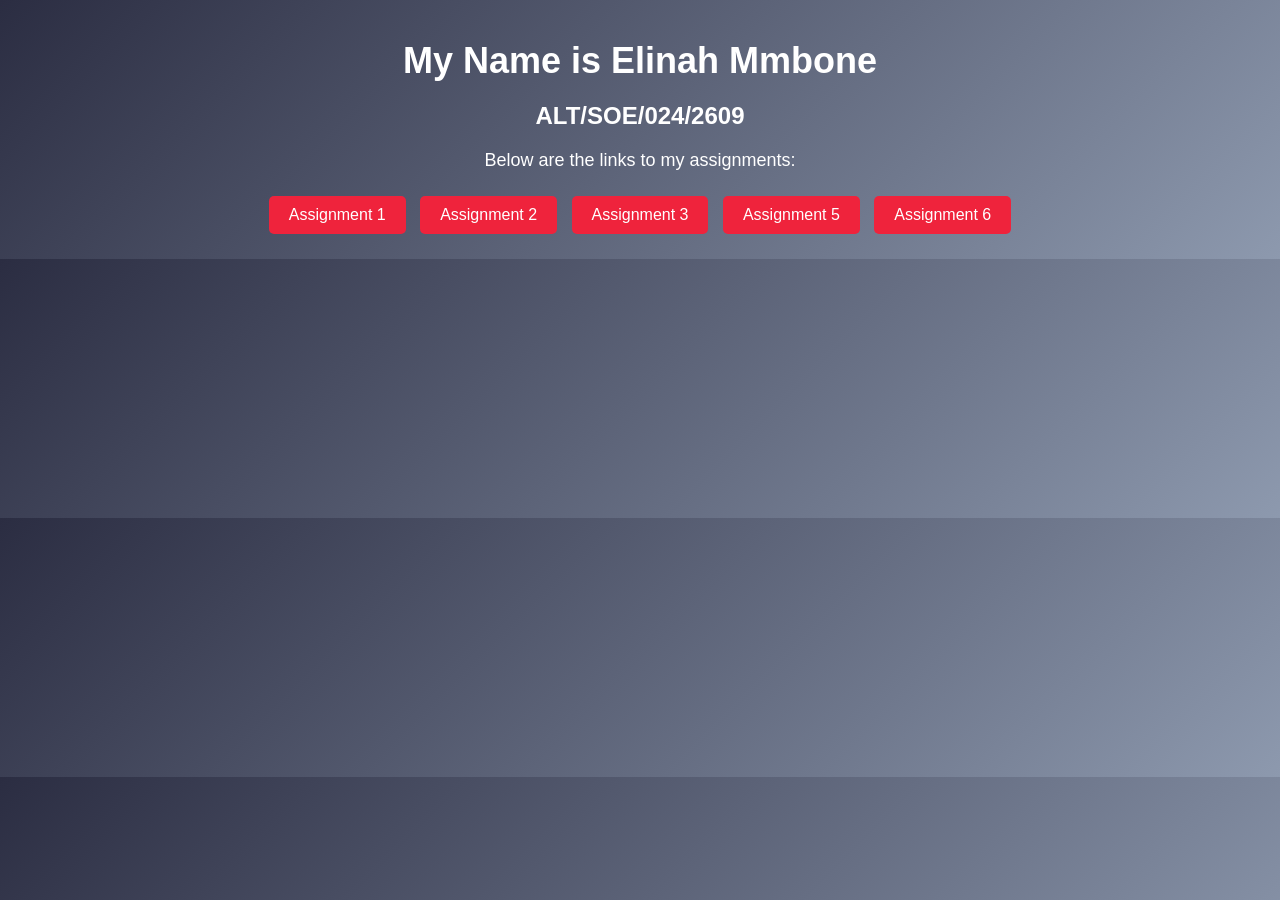
<file: index6.html>
<!DOCTYPE html>
<html lang="en">
<head>
    <meta charset="UTF-8">
    <meta name="viewport" content="width=device-width, initial-scale=1.0">
    <title>My Assignments</title>
    <style>
        body {
            font-family: 'Arial', sans-serif;
            background: linear-gradient(135deg, #2b2d42, #8d99ae);
            color: white;
            text-align: center;
            margin: 0;
            padding: 20px;
        }

        .container {
            max-width: 800px;
            margin: auto;
        }

        h1 {
            font-size: 36px;
            margin: 20px 0;
        }

        h2 {
            font-size: 24px;
            margin: 10px 0;
        }

        p {
            font-size: 18px;
            margin: 20px 0;
        }

        .assignment-links {
            margin-top: 30px;
        }

        .assignment-button {
            display: inline-block;
            background-color: #ef233c;
            color: white;
            padding: 10px 20px;
            margin: 5px;
            text-decoration: none;
            border-radius: 5px;
            transition: background-color 0.3s;
        }

        .assignment-button:hover {
            background-color: #d90429;
        }
    </style>
</head>
<body>
    <div class="container">
        <h1>My Name is Elinah Mmbone</h1>
        <h2>ALT/SOE/024/2609</h2>
        <p>Below are the links to my assignments:</p>
        <div>

        <a href="./Assignment 1 CSS/index.html" class="assignment-button">Assignment 1</a>
        <a href="./Assignment 2 CSS/index.html" class="assignment-button">Assignment 2</a>
        <a href="./Assignment 3 CSS/index.html" class="assignment-button">Assignment 3</a>
        <a href="./Assignment 5 CSS/index.html" class="assignment-button">Assignment 5</a>
        <a href="./Assignment 6  CSS/index.html" class="assignment-button">Assignment 6</a>
            
        </div>
    </div>
</body>
</html>
</file>
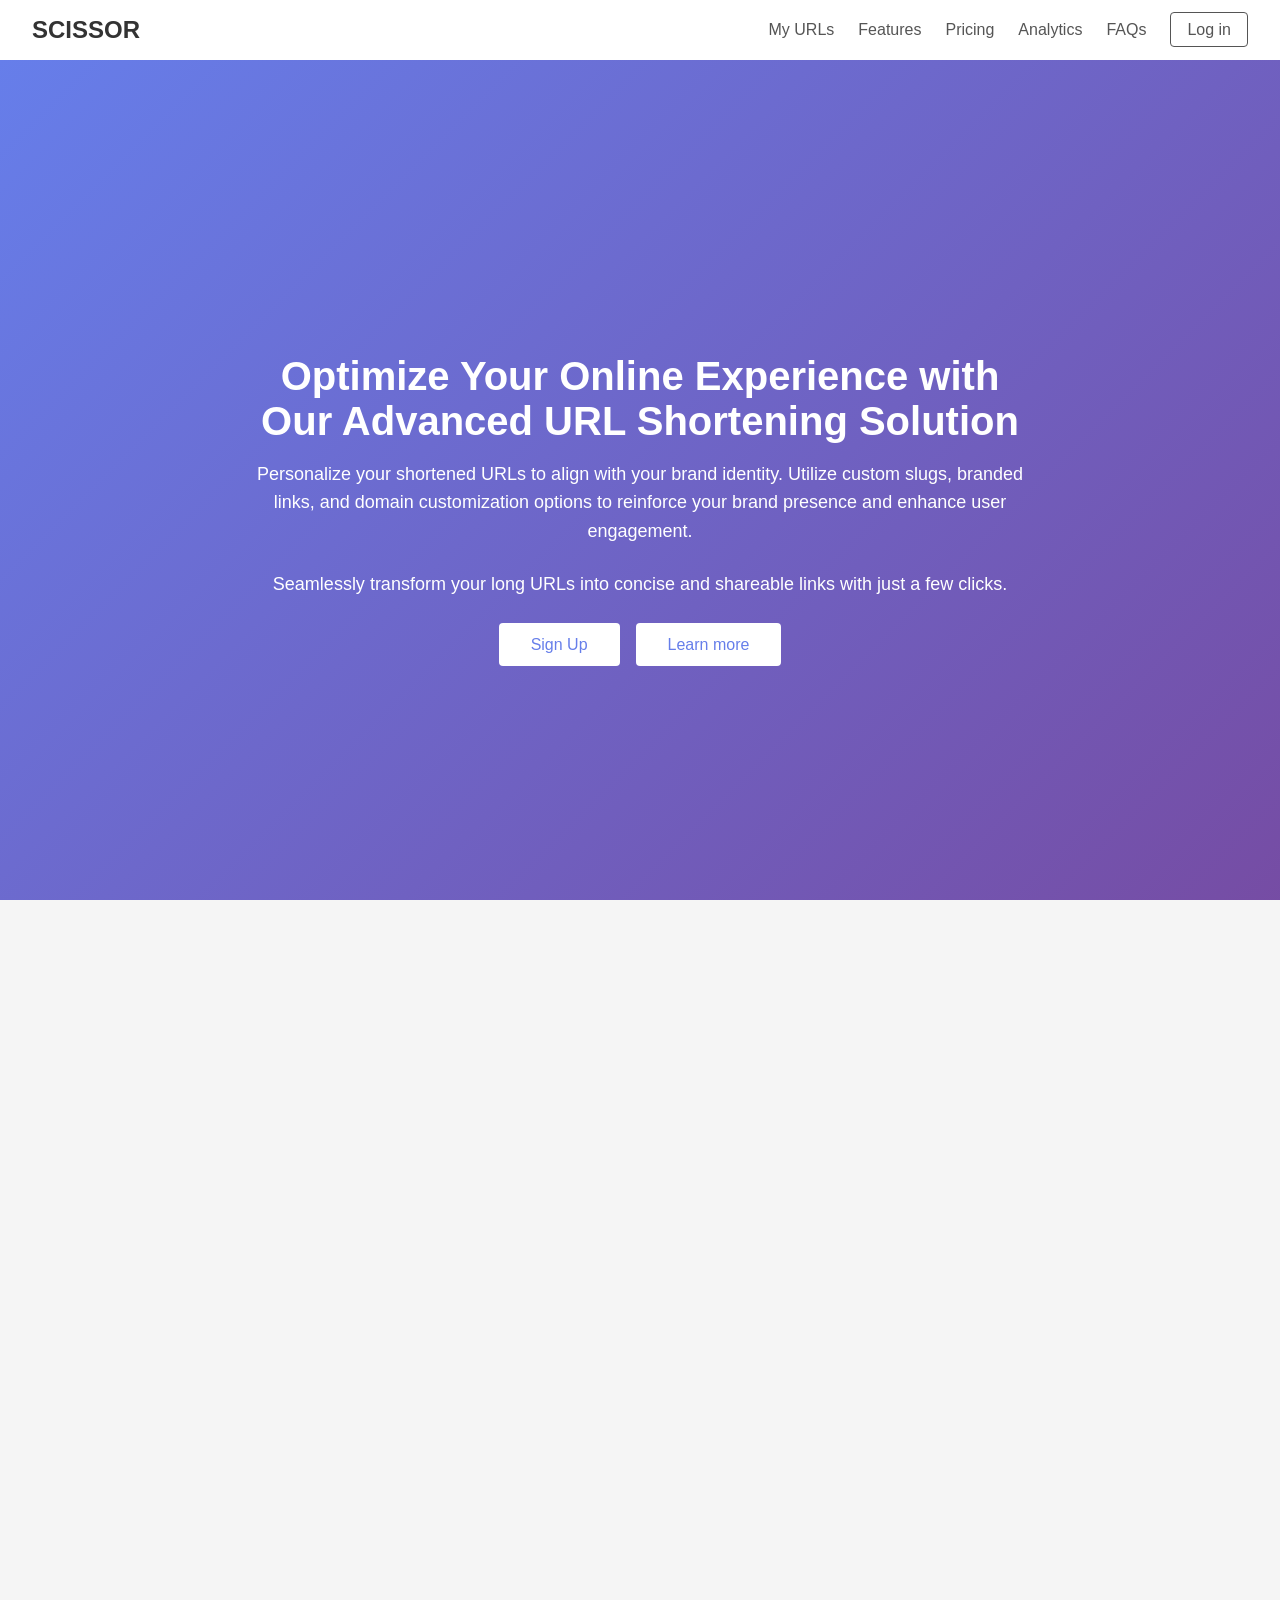
<file: Assignment 6  CSS/main.html>
<!DOCTYPE html>
<html lang="en">
<head>
  <meta charset="UTF-8" />
  <meta name="viewport" content="width=device-width, initial-scale=1.0" />
  <title>SCISSOR - Advanced URL Shortening</title>
  <link rel="stylesheet" href="styles.css" />
</head>
<body>
    <nav class="navbar">
        <div class="logo">SCISSOR</div>
        <ul class="nav-links">
            <li><a href="#">My URLs</a></li>
            <li><a href="#">Features</a></li>
            <li><a href="#">Pricing</a></li>
            <li><a href="#">Analytics</a></li>
            <li><a href="#">FAQs</a></li>
            <li><a href="#" class="login">Log in</a></li>
        </ul>
    </nav>
    
    <section class="hero">
        <div class="hero-content">
            <h1>Optimize Your Online Experience with Our Advanced URL Shortening Solution</h1>
            <p>
                Personalize your shortened URLs to align with your brand identity. Utilize custom slugs, branded links, and domain customization options to reinforce your brand presence and enhance user engagement.
            </p>
            <p>
                Seamlessly transform your long URLs into concise and shareable links with just a few clicks.
            </p>
            <div class="hero-buttons">
                <a href="#" class="btn sign-up">Sign Up</a>
                <a href="#" class="btn learn-more">Learn more</a>
            </div>
        </div>
    </section>
    <section class="transform-links">
        <div class="container">
            <h2>Seamlessly transform your long URLs into concise and shareable links with just a few clicks.</h2>
            <p>Save time and improve your online presence by turning lengthy URLs into short, customizable links. Perfect for sharing across social media, email, and more!</p>
            <button class="cta-btn">Get Started</button>
        </div>
    <section class="pricing">
        <div class="container">
          <h2>A price perfect for your needs.</h2>
          <p class="pricing-description">
            From catering for your personal, business, event, socials needs, you can be rest assured we have you in mind in our pricing.
          </p>
          <div class="pricing-cards">
            <div class="pricing-card">
              <h3>Personal</h3>
              <p class="price">$9.99/mo</p>
              <ul>
                <li>Basic URL shortening</li>
                <li>Custom URLs</li>
                <li>QR Code generation</li>
              </ul>
              <a href="#" class="btn">Select</a>
            </div>
            <div class="pricing-card">
              <h3>Business</h3>
              <p class="price">$29.99/mo</p>
              <ul>
                <li>Advanced analytics</li>
                <li>Branded links</li>
                <li>Priority support</li>
              </ul>
              <a href="#" class="btn">Select</a>
            </div>
            <div class="pricing-card">
              <h3>Enterprise</h3>
              <p class="price">Contact Us</p>
              <ul>
                <li>All Business features</li>
                <li>Custom solutions</li>
                <li>Dedicated account manager</li>
              </ul>
              <a href="#" class="btn">Contact</a>
            </div>
          </div>
        </div>
      </section>

      <section class="pricing">
        <div class="container">
          <h2>Pricing Plans</h2>
          <div class="pricing-cards">
            <!-- Basic Plan -->
            <div class="pricing-card">
              <h3>Basic</h3>
              <p class="price">$15/month</p>
              <ul>
                <li>Unlimited URL Shortening</li>
                <li>Enhanced Link Analytics</li>
                <li>Customizable Short Links</li>
                <li>Standard Support</li>
                <li>Ad-supported</li>
              </ul>
              <a href="#" class="btn">Select</a>
            </div>
      
            <div class="pricing-card">
              <h3>Professional</h3>
              <p class="price">$25/month</p>
              <ul>
                <li>Unlimited URL Shortening</li>
                <li>Enhanced Link Analytics</li>
                <li>Customizable Short Links</li>
                <li>Custom Branded Domains</li>
                <li>User Roles and Permissions</li>
                <li>Advanced Link Customization</li>
                <li>Enhanced Security</li>
                <li>Priority Support</li>
                <li>API Access</li>
                <li>Ad-free Experience</li>
              </ul>
              <a href="#" class="btn">Select</a>
            </div>
      
            <div class="pricing-card">
              <h3>Teams</h3>
              <p class="price">Ideal for business creators</p>
              <p class="sub">Share with up to 10 users</p>
              <ul>
                <li>Unlimited URL Shortening</li>
                <li>Enhanced Link Analytics</li>
                <li>Team Collaboration</li>
                <li>Customizable Short Links</li>
                <li>Custom Branded Domains</li>
                <li>User Roles and Permissions</li>
                <li>API Access</li>
                <li>Dedicated Account Manager</li>
              </ul>
              <a href="#" class="btn">Select</a>
            </div>
      
            <div class="pricing-card">
              <h3>Free</h3>
              <p class="price">Free plan for all users</p>
              <ul>
                <li>Unlimited URL Shortening</li>
                <li>Basic Link Analytics</li>
                <li>Customizable Short Links</li>
                <li>Ad-supported</li>
              </ul>
              <a href="#" class="btn">Get Started</a>
            </div>
          </div>
        </div>
      </section>
      
      <div class="container">
        <h1>URL Shortener</h1>
        <form id="url-form">
          <div class="form-group">
            <label for="long-url">Paste URL here...</label>
            <input type="url" id="long-url" name="long-url" placeholder="Enter your long URL" required>
          </div>
          <div class="form-group">
            <label for="domain">Choose Domain</label>
            <select id="domain" name="domain" required>
              <option value="short.ly">short.ly</option>
              <option value="tiny.cc">tiny.cc</option>
              <option value="bit.ly">bit.ly</option>
            
            </select>
          </div>
          <div class="form-group">
            <label for="alias">Type Alias here</label>
            <input type="text" id="alias" name="alias" placeholder="Enter custom alias (optional)">
          </div>
          <div class="form-group">
            <input type="checkbox" id="terms" name="terms" required>
            <label for="terms">
              By clicking Trim URL, I agree to the
              <a href="#">Terms of Service</a>,
              <a href="#">Privacy Policy</a>, and
              <a href="#">Use of Cookies</a>.
            </label>
          </div>
          <button type="submit" class="btn">Trim URL</button>
        </form>
      </div>

</body>
</html>
</file>
<file: Assignment 2 CSS/styles.css>
body {
    font-family: Arial, sans-serif;
    margin: 0;
    padding: 0;
    background-color: #f4f4f4;
    color: #333;
}

header, main {
    background-color: #fff; 
    text-align: center;
    padding: 40px;
}

header h1 {
    font-size: 2.5rem;
    margin: 0;
    color: #333;
}

header p {
    font-size: 1.2rem;
    color: #666;
}

.introduction p {
    font-size: 1.3rem;
    font-weight: bold;
    color: #444;
    margin-top: 20px;
}
main {
    background-color: #7f8280;
    padding: 40px;
    text-align: center;
}

.intro {
    background-color: #fff; 
    text-align: center;
    padding: 40px;
}

.intro p {
    font-size: 1.3rem;
    font-weight: bold;
    color: #444;
}

main {
    background-color: #7f8280; 
    padding: 40px;
    text-align: center;
}

.wealth-operations {
    background-color: #fff; 
    padding: 40px;
    text-align: center;
    max-width: 800px;
    margin: 20px auto;
    border-radius: 10px;
}

.wealth-operations h2 {
    font-size: 2rem;
    color: #333;
    margin-bottom: 20px;
}

.wealth-operations p {
    font-size: 1.1rem;
    line-height: 1.6;
    color: #555;
}

.wealth-operations a {
    color: #007bff;
    text-decoration: none;
    font-weight: bold;
}

.wealth-operations a:hover {
    text-decoration: underline;
}
.green-text {
    color: green;
    font-weight: bold;
}

    .yellow-text {
        background-color: #d4aa00; 
        color: black; 
        font-weight: bold;
        padding: 3px 15px; 
        display: inline-block; 
        border-radius: 5px; 
        width: 334;
        height: 29;
        top: 478px;
        left: 264px;
    

        

    }
</file>
<file: Assignment 5 CSS/styles.css>
body {
    font-family: Arial, sans-serif;
    background-color: #f7f9fc;
    margin: 0;
    padding: 0;
}


  
.container {
    max-width: 1200px;
    margin: auto;
    padding: 20px;
}
.site-header {
    display: flex;
    align-items: center;            
    justify-content: space-between; 
    margin-bottom: 40px;            
  }
.wplogo {
    width: 1440;
    height: 1170;
    top: -139px;
     left: -101px;

  
  }
  /* .account-button {
     background-color: #007bff;
    color:  #333#fff;
    border: none;
    padding: 8px 16px;
    border-radius: 4px;
    cursor: pointer; } */
  
.header-nav ul {
    list-style: none;
    display: flex;
    gap: 20px;                   
    margin: 0;
    padding: 0;
  }
  
  .header-nav a {
    text-decoration: none;
    color: #333;
    font-weight: bold;
  }
  
  .header-nav a:hover {
    text-decoration: underline;
  }

.checkout {
    display: flex;
    justify-content: space-between;
}

.form-section {
    flex: 0 0 60%;
    background-color: white;
    padding: 20px;
    border-radius: 8px;
    box-shadow: 0 2px 10px rgba(0, 0, 0, 0.1);
}

.pricing-section {
    flex: 0 0 35%;
    background-color: #007bff;
    color: white;
    padding: 20px;
    border-radius: 8px;
    margin-left: 20px;
}

h2 {
    margin-bottom: 20px;
}

.form-group {
    margin-bottom: 15px;
}

label {
    display: block;
    margin-bottom: 5px;
}
</file>
<file: Assignment 6  CSS/styles.css>
* {
    margin: 0;
    padding: 0;
    box-sizing: border-box;
}


html, body {
    height: 100%; 
    margin: 0;
    overflow-x: hidden; 
}

body {
    font-family: 'Helvetica Neue', Helvetica, Arial, sans-serif;
    background-color: #f5f5f5;
    display: flex;
    flex-direction: column;
    text-align: center;
    overflow-y: auto; 
}


.navbar {
    display: flex;
    justify-content: space-between;
    align-items: center;
    padding: 1rem 2rem;
    background-color: #ffffff;
    box-shadow: 0 2px 4px rgba(0, 0, 0, 0.1);
    width: 100%;
}

.logo {
    font-size: 1.5rem;
    font-weight: bold;
    color: #333;
}

.nav-links {
    list-style: none;
    display: flex;
    gap: 1.5rem;
}

.nav-links li a {
    text-decoration: none;
    color: #555;
    font-size: 1rem;
    transition: color 0.3s;
}

.nav-links li a:hover {
    color: #000;
}

.nav-links li a.login {
    padding: 0.5rem 1rem;
    border: 1px solid #555;
    border-radius: 4px;
}

.nav-links li a.login:hover {
    background-color: #555;
    color: #fff;
}


.hero {
    display: flex;
    align-items: center;
    justify-content: center;
    flex-direction: column;
    padding: 4rem 2rem;
    background: linear-gradient(135deg, #667eea, #764ba2);
    color: #fff;
    width: 100%;
    text-align: center;
}

.hero-content {
    max-width: 800px;
}

.hero-content h1 {
    font-size: 2.5rem;
    margin-bottom: 1rem;
}

.hero-content p {
    font-size: 1.125rem;
    margin-bottom: 1.5rem;
    line-height: 1.6;
}

.hero-buttons {
    display: flex;
    justify-content: center;
    gap: 1rem;
}

.hero-buttons .btn {
    padding: 0.8rem 2rem;
    font-size: 1rem;
    background-color: #ffffff;
    color: #667eea;
    border: none;
    border-radius: 4px;
    text-decoration: none;
    cursor: pointer;
    transition: background-color 0.3s, color 0.3s;
}

.hero-buttons .btn:hover {
    background-color: #667eea;
    color: #ffffff;
}


section {
    min-height: 100vh; 
    margin-bottom: 40px;
    padding: 4rem 2rem;
}


.pricing {
    background-color: #fff;
    box-shadow: 0 2px 10px rgba(0, 0, 0, 0.1);
}

.pricing h2 {
    font-size: 2rem;
    margin-bottom: 1rem;
}

.pricing-description {
    font-size: 1.125rem;
    margin-bottom: 3rem;
}

.pricing-cards {
    display: flex;
    justify-content: space-around;
    gap: 1rem;
    flex-wrap: wrap;
}

.pricing-card {
    background-color: #f9f9f9;
    border-radius: 8px;
    padding: 2rem;
    width: 250px;
    text-align: center;
    box-shadow: 0 2px 6px rgba(0, 0, 0, 0.1);
    transition: box-shadow 0.3s;
}

.pricing-card:hover {
    box-shadow: 0 2px 10px rgba(0, 0, 0, 0.2);
}

.pricing-card h3 {
    font-size: 1.5rem;
    margin-bottom: 1rem;
}

.pricing-card .price {
    font-size: 1.25rem;
    color: #667eea;
    margin-bottom: 1rem;
}

.pricing-card ul {
    text-align: left;
    margin-bottom: 1.5rem;
}

.pricing-card ul li {
    font-size: 1rem;
    margin: 0.5rem 0;
}

.pricing-card .btn {
    background-color: #667eea;
    color: #fff;
    padding: 0.8rem 2rem;
    border-radius: 4px;
    text-decoration: none;
    transition: background-color 0.3s;
}

.pricing-card .btn:hover {
    background-color: #5a67d8;
}

/* Form Section */
.container {
    max-width: 1200px;
    margin: 0 auto;
    padding: 2rem;
}

h1 {
    font-size: 2.5rem;
    margin-bottom: 1.5rem;
}

form {
    background-color: #fff;
    padding: 2rem;
    border-radius: 8px;
    box-shadow: 0 2px 6px rgba(0, 0, 0, 0.1);
    display: flex;
    flex-direction: column;
    gap: 1.5rem;
    max-width: 500px;
    margin: 0 auto;
}

.form-group {
    display: flex;
    flex-direction: column;
}

label {
    font-size: 1rem;
    margin-bottom: 0.5rem;
}

input[type="url"], input[type="text"], select {
    padding: 0.8rem;
    font-size: 1rem;
    border: 1px solid #ccc;
    border-radius: 4px;
    margin-bottom: 1rem;
}

input[type="checkbox"] {
    margin-right: 0.5rem;
}

button[type="submit"] {
    background-color: #667eea;
    color: #fff;
    padding: 1rem;
    border: none;
    border-radius: 4px;
    cursor: pointer;
    transition: background-color 0.3s;
}

button[type="submit"]:hover {
    background-color: #5a67d8;
}

a {
    color: #667eea;
    text-decoration: none;
    transition: color 0.3s;
}

a:hover {
    color: #4c51bf;
}

/* Footer */
footer {
    background-color: #333;
    color: #fff;
    padding: 2rem;
    text-align: center;
}

footer p {
    font-size: 1rem;
}


@media (max-width: 768px) {
    .nav-links {
        flex-direction: column;
        gap: 1rem;
    }

    .pricing-cards {
        flex-direction: column;
        align-items: center;
    }

    .pricing-card {
        width: 100%;
        margin-bottom: 1rem;
    }

    .hero-content h1 {
        font-size: 2rem;
    }

    .hero-content p {
        font-size: 1rem;
    }

    .hero-buttons .btn {
        padding: 0.6rem 1.5rem;
        font-size: 0.9rem;
    }

    form {
        padding: 1.5rem;
        max-width: 90%;
    }
}


.faq-section {
    background-color: #f9f9f9;
    padding: 4rem 2rem;
    text-align: center;
    margin-top: 40px;
}

.faq-section h2 {
    font-size: 2.5rem;
    margin-bottom: 1.5rem;
}

.faq-section h3 {
    font-size: 2rem;
    margin-top: 2rem;
}

.faq {
    display: flex;
    flex-direction: column;
    align-items: center;
    gap: 2rem;
}

.faq-item {
    background-color: #fff;
    padding: 1.5rem;
    border-radius: 8px;
    width: 100%;
    max-width: 800px;
    box-shadow: 0 2px 6px rgba(0, 0, 0, 0.1);
    transition: box-shadow 0.3s;
}

.faq-item:hover {
    box-shadow: 0 4px 12px rgba(0, 0, 0, 0.2);
}

.faq-item h4 {
    font-size: 1.25rem;
    font-weight: bold;
    margin-bottom: 1rem;
}

.faq-item p {
    font-size: 1rem;
    line-height: 1.6;
    color: #555;
}

/* Get Started Section */
.get-started-section {
    padding: 40px 20px;
    background-color: #f8f8f8;
    text-align: center;
}

.get-started-section h2 {
    font-size: 2rem;
    margin-bottom: 20px;
}

.get-started-section p {
    font-size: 1.125rem;
    margin-bottom: 30px;
}

.get-started-link {
    text-decoration: none;
    background-color: #007bff;
    color: #fff;
    padding: 0.75rem 1.5rem;
    border-radius: 4px;
    font-weight: bold;
    transition: background-color 0.3s;
}

.get-started-link:hover {
    background-color: #0056b3;
}


footer {
    background-color: #333;
    padding: 40px 0; 
    color: #fff;
    font-size: 16px; 
    min-height: 200px; 
}

.footer-container {
    display: flex;
    justify-content: space-between;
    align-items: flex-start; 
    max-width: 1200px;
    margin: 0 auto;
    padding: 0 20px;
    flex-wrap: wrap; 
}

.footer-social {
    display: flex;
    gap: 25px; 
    align-items: center; 
}

.footer-social .social-icon {
    font-size: 28px;
    color: #fff;
    text-decoration: none;
    transition: color 0.3s ease;
}

.footer-social .social-icon:hover {
    color: #1da1f2;
}

.footer-content {
    display: flex;
    flex-direction: column; 
    gap: 15px; 
    font-size: 16px; 
    text-align: left;
}

.footer-content p {
    margin: 8px 0;
}



.transform-links {
    background-color: #f7f7f7;
    padding: 60px 20px;
    text-align: center;
}

.transform-links .container {
    max-width: 1200px;
    margin: 0 auto;
}

.transform-links h2 {
    font-size: 28px;
    font-weight: 700;
    color: #333;
    margin-bottom: 20px;
}

.transform-links p {
    font-size: 16px;
    color: #555;
    margin-bottom: 30px;
    line-height: 1.6;
    max-width: 800px;
    margin-left: auto;
    margin-right: auto;
}

.cta-btn {
    background-color: #f7a800;
    color: white;
    padding: 12px 30px;
    font-size: 16px;
    border: none;
    border-radius: 30px;
    cursor: pointer;
    transition: background-color 0.3s;
}

.cta-btn:hover {
    background-color: #e68d00;
}

/* Stats Section */
.stats {
    background-color: #fff;
    padding: 60px 20px;
    text-align: center;
}

.stats .container {
    max-width: 1200px;
    margin: 0 auto;
}

.stats h2 {
    font-size: 28px;
    font-weight: 700;
    color: #333;
    margin-bottom: 40px;
}

.stats-container {
    display: grid;
    grid-template-columns: repeat(4, 1fr);
    gap: 30px;
    text-align: center;
}

.stat-item {
    background-color: #f7f7f7;
    padding: 40px 20px;
    border-radius: 8px;
    box-shadow: 0 4px 10px rgba(0, 0, 0, 0.1);
}

.stat-item h3 {
    font-size: 36px;
    font-weight: 700;
    color: #333;
    margin-bottom: 10px;
}

.stat-item p {
    font-size: 16px;
    color: #555;
}


.why-choose {
    background-color: #f9f9f9;
    padding: 60px 20px;
    text-align: center;
}

.why-choose .container {
    max-width: 1200px;
    margin: 0 auto;
}

.why-choose h2 {
    font-size: 28px;
    font-weight: 700;
    color: #333;
    margin-bottom: 30px;
}

.why-choose p {
    font-size: 18px;
    color: #555;
    margin-bottom: 40px;
    max-width: 800px;
    margin-left: auto;
    margin-right: auto;
}

.features {
    display: grid;
    grid-template-columns: repeat(4, 1fr);
    gap: 30px;
}

.feature-item {
    background-color: #fff;
    padding: 30px 20px;
    border-radius: 8px;
    box-shadow: 0 4px 10px rgba(0, 0, 0, 0.1);
    text-align: left;
}

.feature-item h3 {
    font-size: 22px;
    font-weight: 700;
    color: #333;
    margin-bottom: 15px;
}

.feature-item p {
    font-size: 16px;
    color: #777;
}
</file>
